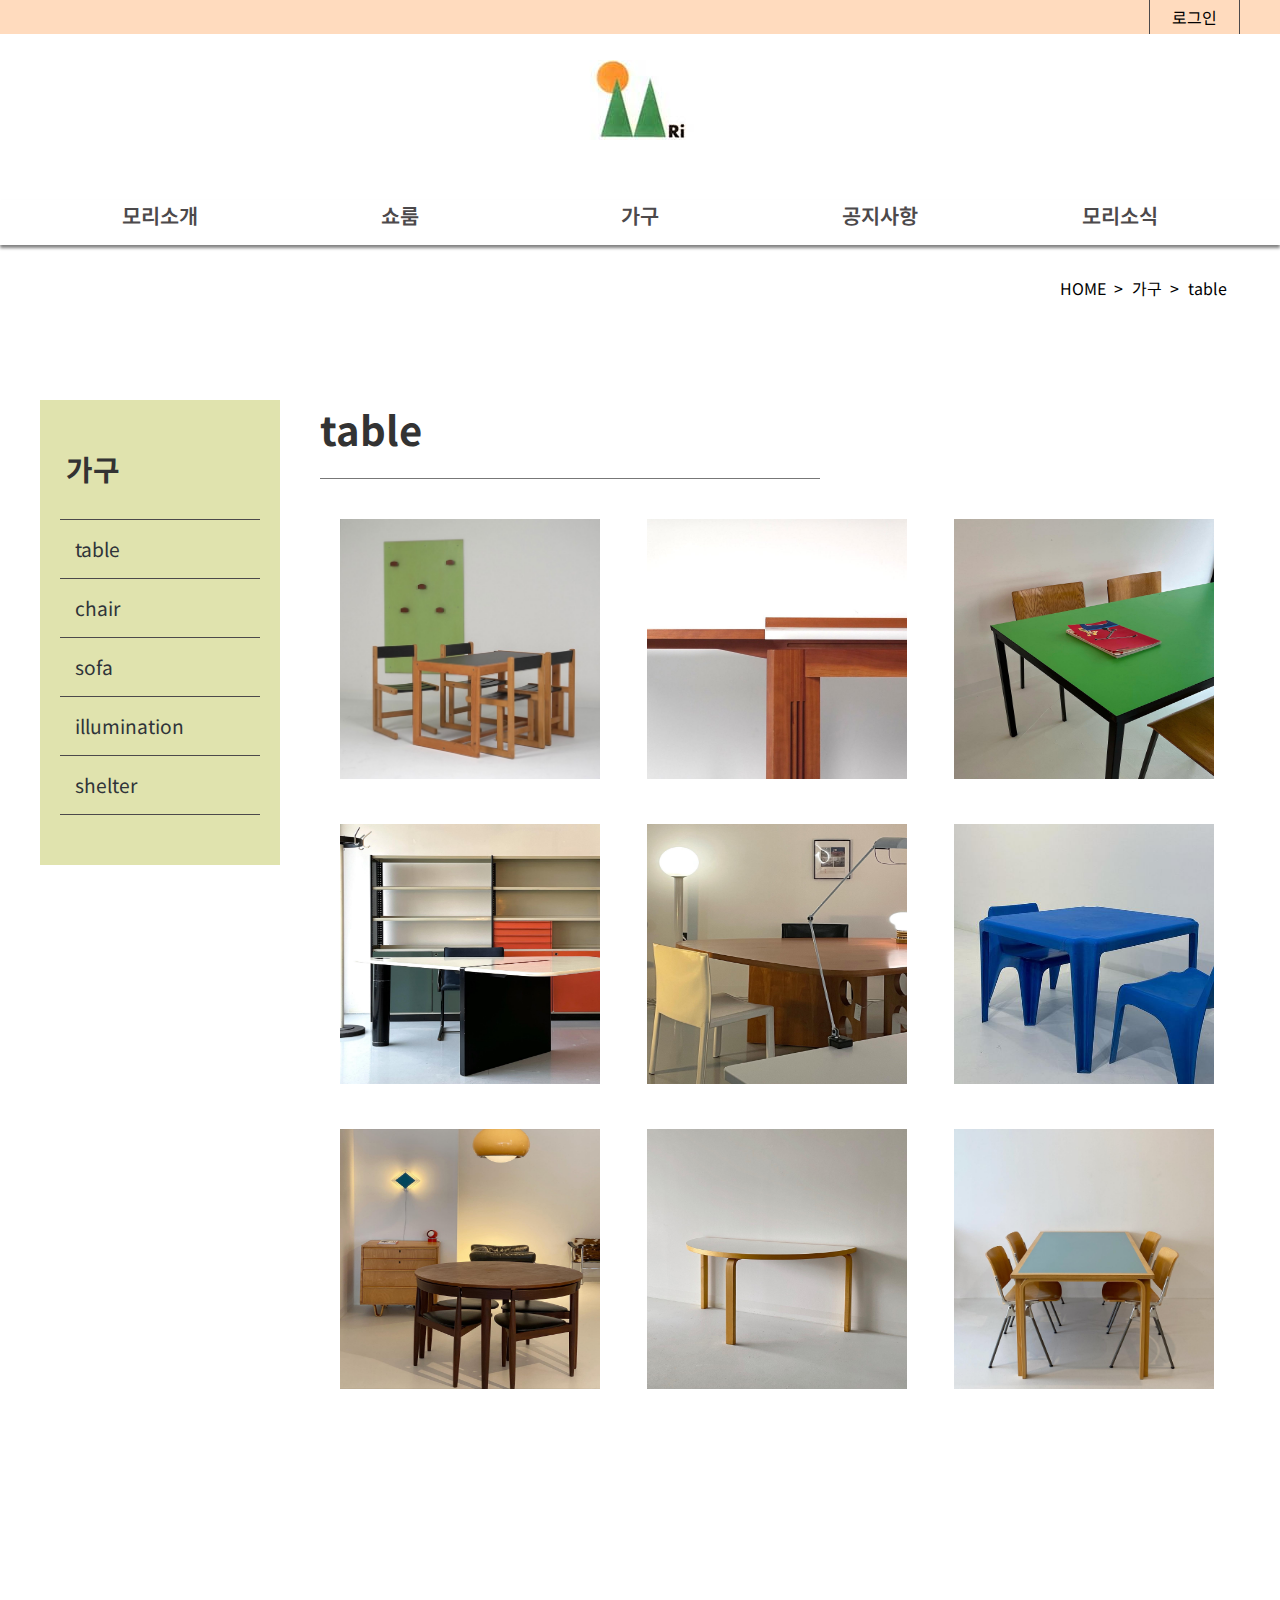
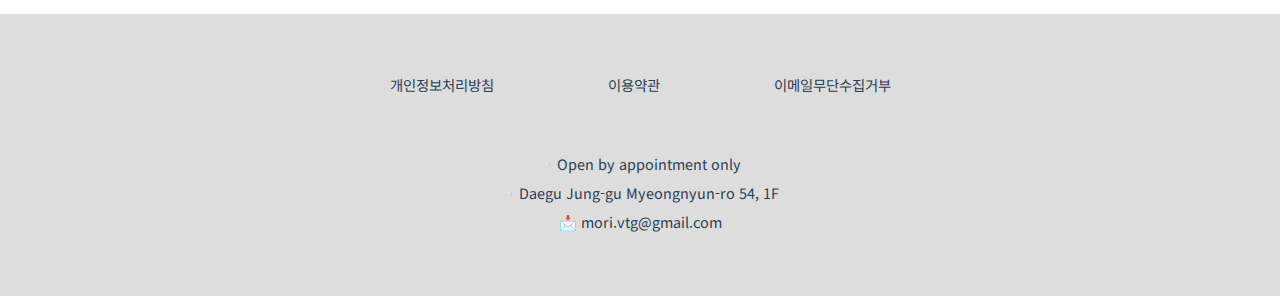
<file: sub_01.html>
<!DOCTYPE html>
<html lang="ko">
<head>
    <meta charset="UTF-8">
    <meta http-equiv="X-UA-Compatible" content="IE=edge">
    <meta name="viewport" content="width=device-width, initial-scale=1.0">
    <link rel="preconnect" href="https://fonts.googleapis.com">
    <link rel="preconnect" href="https://fonts.gstatic.com" crossorigin>
    <link href="https://fonts.googleapis.com/css2?family=Noto+Sans+KR:wght@100;300;400;500;700;900&display=swap" rel="stylesheet">
    
    <title>mori_table</title>

    <link rel="stylesheet" href="css/sub_layout.css" type="text/css">
    <link rel="stylesheet" href="css/sub.css">

    <script src="js/jquery-3.1.1.min.js"></script>
    <script src="js/slick.js"></script>
    <script src="js/main.js"></script>

    <script>
        
        
    </script>
</head>
<body>
    <div id="wrap">
        <header>
            <div id="login">
                <div class="inner">
                    <a href="index.html">로그인</a>
                </div>
            </div>
        <div class="inner">
            <h1><a href="index.html"><img src="images/logo.jpg"></a></h1>
        </div>
        <nav>
            <ul>
                <li><a href="#">모리소개</a></li>
                <li><a href="#">쇼룸</a></li>
                <li><a href="#">가구</a></li>
                <li><a href="#">공지사항</a></li>
                <li><a href="#">모리소식</a></li>
            </ul>
            <div class="depth"> <!--배경을 넣을 영역-->
                <div class="inner"><!--하위 메뉴 넓이-->
                    <ul>
                        <li><a href="#">about mori</a></li>
                        <li><a href="#">이용안내</a></li>
                        <li><a href="#">찾아오시는길</a></li>
                    </ul>
                    <ul>
                        <li><a href="#">온라인 쇼룸</a></li>
                        <li><a href="#">대구 쇼룸</a></li>
                        <li><a href="#">부산 쇼룸</a></li>
                    </ul>
                    <ul>
                        <li id="green"><a href="sub_01.html">table</a></li>
                        <li><a href="#">chair</a></li>
                        <li><a href="#">sofa</a></li>
                        <li><a href="#">illumination</a></li>
                        <li><a href="#">shelf</a></li>
                    </ul>
                    <ul>
                        <li id="green"><a href="sub_02.html">자주묻는질문</a></li>
                        <li><a href="#">환불안내</a></li>
                        <li><a href="#">게시판 상담</a></li>
                    </ul>
                    <ul>
                        <li><a href="#">보도자료</a></li>
                        <li><a href="#">활동사진</a></li>
                    </ul>
                </div>
            </div>
        </nav>
    </header>


    <main>
        <div class="inner">
            <div id="location">
                <a href="#">HOME</a>
                <a href="#">가구</a>
                <a href="#">table</a>
            </div>
                <aside>
                    </a>
                <h6>가구</h6>
                <ul id="lnb">
                    <li><a href="#">table</a></li>
                    <li><a href="sub_01.html">chair</a></li>
                    <li><a href="sub_02.html">sofa</a></li>
                    <li><a href="sub_03.html">illumination</a></li>
                    <li><a href="#">shelter</a></li>
                </ul>
                </aside>
                <section id="section01">
                    <h3>table</h3>

                    <div id="table">
                   <div>
                    <a href="#"><img src="images/table.jpg"></a>
                    <a href="#"><img src="images/table2.jpg"></a>
                    <a href="#"><img src="images/table3.jpg"></a>
                   </div>

                   <div>
                    <a href="#"><img src="images/table4.jpg"></a>
                    <a href="#"><img src="images/table5.jpg"></a>
                    <a href="#"><img src="images/table6.jpg"></a>
                   </div>
                  <div>
                    <a href="#"><img src="images/table7.jpg"></a>
                    <a href="#"><img src="images/table8.jpg"></a>
                    <a href="#"><img src="images/table9.jpg"></a>
                   </div>
                </div>
                </section>
        </div>
    </main><!--main-->

    <footer>
        <div class="inner">
            <div id="foot_top">
            <a href="#">개인정보처리방침</a>
            <a href="#">이용약관</a>
            <a href="#">이메일무단수집거부</a>
        </div>
            <div id="foot_bot">
            <p>
                ▫️Open by appointment only<br>
▫️Daegu Jung-gu Myeongnyun-ro 54, 1F<br>
📩 mori.vtg@gmail.com
            </p>
        </div>
        </div>
    </footer><!--footer-->
</div>
</body>
</html>
</file>
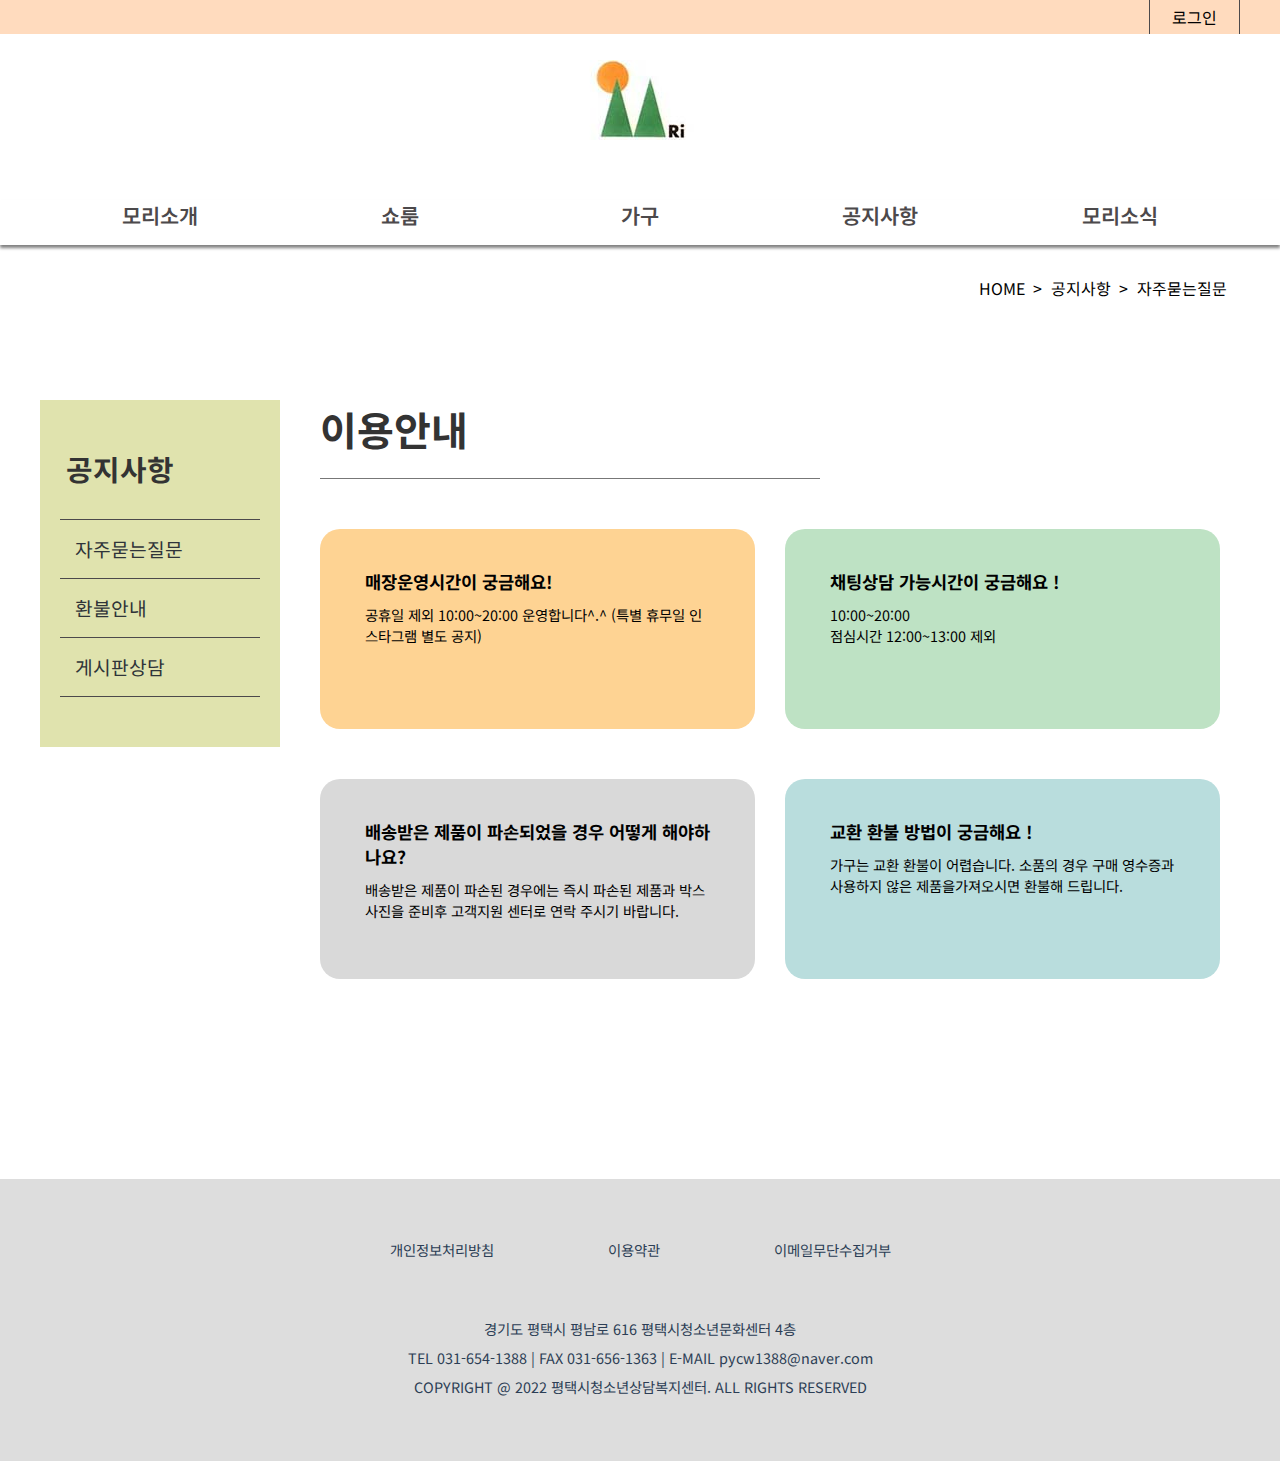
<file: sub_02.html>
<!DOCTYPE html>
<html lang="ko">
<head>
    <meta charset="UTF-8">
    <meta http-equiv="X-UA-Compatible" content="IE=edge">
    <meta name="viewport" content="width=device-width, initial-scale=1.0">
    <link rel="preconnect" href="https://fonts.googleapis.com">
    <link rel="preconnect" href="https://fonts.gstatic.com" crossorigin>
    <link href="https://fonts.googleapis.com/css2?family=Noto+Sans+KR:wght@100;300;400;500;700;900&display=swap" rel="stylesheet">
    <link rel="stylesheet" href="css/sub_layout.css" type="text/css">
    <link rel="stylesheet" href="css/sub.css">

    <script src="js/jquery-3.1.1.min.js"></script>
    <script src="js/slick.js"></script>
    <script src="js/main.js"></script>

    <script>
        
    </script>
    <title>mori_q&a</title>
</head>
<body>
    <div id="wrap">
        <header>
            <div id="login">
                <div class="inner">
                    <a href="index.html">로그인</a>
                </div>
            </div>
        <div class="inner">
            <h1><a href="index.html"><img src="images/logo.jpg"></a></h1>
        </div>
        <nav>
            <ul>
                <li><a href="#">모리소개</a></li>
                <li><a href="#">쇼룸</a></li>
                <li><a href="#">가구</a></li>
                <li><a href="#">공지사항</a></li>
                <li><a href="#">모리소식</a></li>
            </ul>
            <div class="depth"> <!--배경을 넣을 영역-->
                <div class="inner"><!--하위 메뉴 넓이-->
                    <ul>
                        <li><a href="#">about mori</a></li>
                        <li><a href="#">이용안내</a></li>
                        <li><a href="#">찾아오시는길</a></li>
                    </ul>
                    <ul>
                        <li><a href="#">온라인 쇼룸</a></li>
                        <li><a href="#">대구 쇼룸</a></li>
                        <li><a href="#">부산 쇼룸</a></li>
                    </ul>
                    <ul>
                        <li id="green"><a href="sub_01.html">table</a></li>
                        <li><a href="#">chair</a></li>
                        <li><a href="#">sofa</a></li>
                        <li><a href="#">illumination</a></li>
                        <li><a href="#">shelf</a></li>
                    </ul>
                    <ul>
                        <li id="green"><a href="sub_02.html">자주묻는질문</a></li>
                        <li><a href="#">환불안내</a></li>
                        <li><a href="#">게시판 상담</a></li>
                    </ul>
                    <ul>
                        <li><a href="#">보도자료</a></li>
                        <li><a href="#">활동사진</a></li>
                    </ul>
                </div>
            </div>
        </nav>
    </header>

    <main>
        <div class="inner">
            <div id="location">
                <a href="#">HOME</a>
                <a href="#">공지사항</a>
                <a href="#">자주묻는질문</a>
            </div>
                <aside>
                <h6>공지사항</h6>
                <ul id="lnb">
                    <li><a href="#">자주묻는질문</a></li>
                    <li><a href="#">환불안내</a></li>
                    <li><a href="#">게시판상담</a></li>
                </ul>
                </aside>
                <section id="section01">
                    <h3>이용안내</h3>
                    
                    <div id="box1">
                        <h5>매장운영시간이 궁금해요!</h5>
                        <p>공휴일 제외
                            10:00~20:00 운영합니다^.^
                            (특별 휴무일 인스타그램 별도 공지)</p>
                    </div>

                    <div id="box2">
                        <h5>채팅상담 가능시간이 궁금해요 !</h5>
                        <p>10:00~20:00<br>
                            점심시간 12:00~13:00 제외
                            </p>
                    </div>

                    <div id="box3">
                        <h5>배송받은 제품이 파손되었을 경우
                            어떻게 해야하나요?</h5>
                        <p>배송받은 제품이 파손된 경우에는 즉시
                            파손된 제품과 박스 사진을 준비후
                            고객지원 센터로 연락 주시기 바랍니다.</p>
                    </div>

                    <div id="box4">
                        <h5>교환 환불 방법이 궁금해요 !</h5>
                        <p>가구는 교환 환불이 어렵습니다.
                            소품의 경우 구매 영수증과 사용하지 않은 
                            제품을가져오시면 환불해 드립니다. </p>
                    </div>
                  
                </section>
        </div>
    </main><!--main-->

    <footer>
        <div class="inner">
            <div id="foot_top">
            <a href="#">개인정보처리방침</a>
            <a href="#">이용약관</a>
            <a href="#">이메일무단수집거부</a>
        </div>
            <div id="foot_bot">
            <p>
                경기도 평택시 평남로 616 평택시청소년문화센터 4층<br>
                TEL 031-654-1388 | FAX 031-656-1363 | E-MAIL pycw1388@naver.com<br>
                COPYRIGHT @ 2022 평택시청소년상담복지센터. ALL RIGHTS RESERVED<br>
            </p>
        </div>
        </div>
    </footer><!--footer-->
</div>
</body>
</html>
</file>
<file: css/sub_layout.css>
*{
    margin: 0;
    padding: 0;
    box-sizing: border-box;
}
html{
    font-size: 16px;
}
body{
    font-family: 'Noto Sans KR', sans-serif;
}
a{
    text-decoration: none;
    color: inherit;
}
ul, ol, li{
    list-style-type: none;
}
#wrap{
    width: 100%;
}
.inner{
    width: 1200px ;
    margin: 0 auto;
}
/****************header**************/
header{
    height: 226px;
}
#login{
    padding-top: 5px;
    text-align: right;
    height: 34px;
    background-color: #ff933a54;
}
#login a{
    padding: 5px 22px;
    border-left: 1px solid #4c494b;
    border-right: 1px solid #4c494b;
   
}
header h1{
    padding: 26px 0;
    text-align: center;
}
nav{
    background-color: #fff;
    text-align: center;
    box-shadow: 0 3px 3px gray ;
    height: 45px;
    z-index: 999;
}
nav > ul{
    width: 1200px; 
    margin: 0 auto; 
    display: flex;
    height: 45px;
    margin-top: 25px;
    background-color: #fff;
}
nav > ul a{
    color: #4c494b;
    font-size: 1.3rem;
    font-weight: 600;
}
nav > ul > li{
    width: 20%;
}
.depth{
    background-color: #fff;
    border-top: 1px solid black;
    border-bottom: 1px solid black;
    display: none;
    height: 290px;
    position: relative; 
    z-index: 999;   
}
.depth .inner{
    width: 1200px;
    margin: 0 auto;
    display: flex;
}
.depth .inner ul{
    width: 20%;
    background-color: #fff;
    border-right: 1px solid gray ;
    height: 288px;
    z-index: 999;
}
.depth .inner ul li a{
    font-size: 1.25rem;
    color: #4c494b;
    line-height: 2.5;
}
.depth .inner ul li a:hover{
    display: block;
    background-color: #7aa780;
    color: #fff;
    transition: 0.5s;
}

.depth .inner ul #green a:hover{
    color: white;
}
.depth .inner ul:first-child{
    border-left: 1px solid gray;
}

.depth #green a {
    color: #3F854F;
    font-weight: bold;
}


/******************main****************/
/*************location*************/
main #location{
    text-align: right;
    margin: 50px 0 100px 0;
}
main #location a::after{
    content: ">";
    margin: 0 5px 0 8px;
}
main #location a:last-child::after{
    content: "";
}
/******************aside****************/
main aside{
    width: 240px;
    float: left;
    margin-right: 40px;
    padding-bottom: 50px;
    background-color: #E0E3AE;
}
main aside h6{
    padding-left: 6px;
    padding-top: 48px;
    padding-bottom: 30px;
    font-size: 1.8rem;
    margin: 0 20px;
    color: #333333;
    border-bottom: solid 1px #4c494b;
}
main aside ul li{
    border-bottom: solid 1px #4c494b;
    font-size: 1.2rem;
    color: #2F3439;
    margin: 0 20px;
}
main aside a{
    text-decoration: none;
    display: block;
    padding: 15px 15px;
}
main aside a:hover{
    text-decoration: none;
   
    background-color: #409151;
    color: #fff;
    
}
/******************section****************/
main section{
    width: calc(1200px - 240px - 40px);
    float: right;
    background-color: #fff;
    margin-bottom: 100px;
}
/******************footer****************/
footer{
    clear: both;
    background-color: #ddd;
    text-align: center;
    padding: 60px 0;
    color: #2C3E55;
}
footer #foot_top{
    font-size: 0.9rem;

}
footer a{
    margin: 0 55px;
}

footer #foot_bot{
    font-size: 0.9rem;
    padding-top: 55px;
    line-height: 2;
}
</file>
<file: css/sub.css>
/******************sub01****************/
/******************section****************/
section h3{
    width: 500px;
    font-size: 2.5rem;
    color: #333333;
    border-bottom: 1px solid #777777;
    padding-bottom: 20px;
}
section #start{
    font-size: 1.9rem;
    padding-top: 105px;
    line-height: 1.7;
}
.blue{
    color: #0054CD;
}

section #con1{
    padding-top: 100px;
    font-size: 1.3rem;
    line-height: 2.2;
    padding-bottom: 50px;
}
section #end{
    text-align: right;
    font-size: 1.3rem;
    padding-right: 60px;
    padding-bottom: 20px;
}
section #end img{
    width: 28px;
    margin-right: 10px;

}
/******************sub02****************/
#section01{
    padding-bottom: 100px;
}
#section01 h4{
    padding-top: 95px;
    font-size: 1.7rem;
    color: #333333;
    margin-bottom: 50px;
}
#section01 img{
    margin-right: 3px;
}
#section01 ul{
    padding-left: 30px;
    margin-bottom: 50px;
}
#section01 .skyblue{
    color: #19B4B4;
    font-size: 1.9rem;
    margin-right: 10px;
    font-weight: 500;


}
#section01 .ing1, .ing2, #section02 p{
    color: #333333;
}
#section01 .ing1{
    font-size: 1.3rem;
    padding-bottom: 20px;
    
}
#section01 .ing2{
    line-height: 2;
}

#section01 div img{
    width: 300px;
    height: 300px;
    padding: 20px 20px;
}

#section01 #table{
    margin-top: 20px;
}

#section01 div img:hover{
    transform: scale(1.2,1.2);
    transition: all ease 1s;
}

#section01 #box1,#box2,#box3,#box4{
    width: calc((100% - 50px) / 2);
    height: 200px;
   
    border-radius: 20px;
   float: left;
   
   padding: 40px 45px;
   
   
}

#section01 #box1,#box3{
    margin-right: 30px;
}
#section01 #box1{
    background-color: #FED393;
}

#section01 #box2{
    background-color: #BEE2C4;
}


#section01 #box3{
    background-color: #D9D9D9;
}


#section01 #box4{
    background-color: #B9DDDD;
}


#section01 h5{
    padding-bottom: 10px;
    font-size: 1.1rem;
}

#section01 #box1, #box2{
    margin-bottom: 50px;
    margin-top: 50px;
}

#section01 p{
    font-size: 0.9rem;
}


/******************sub03****************/
</file>
